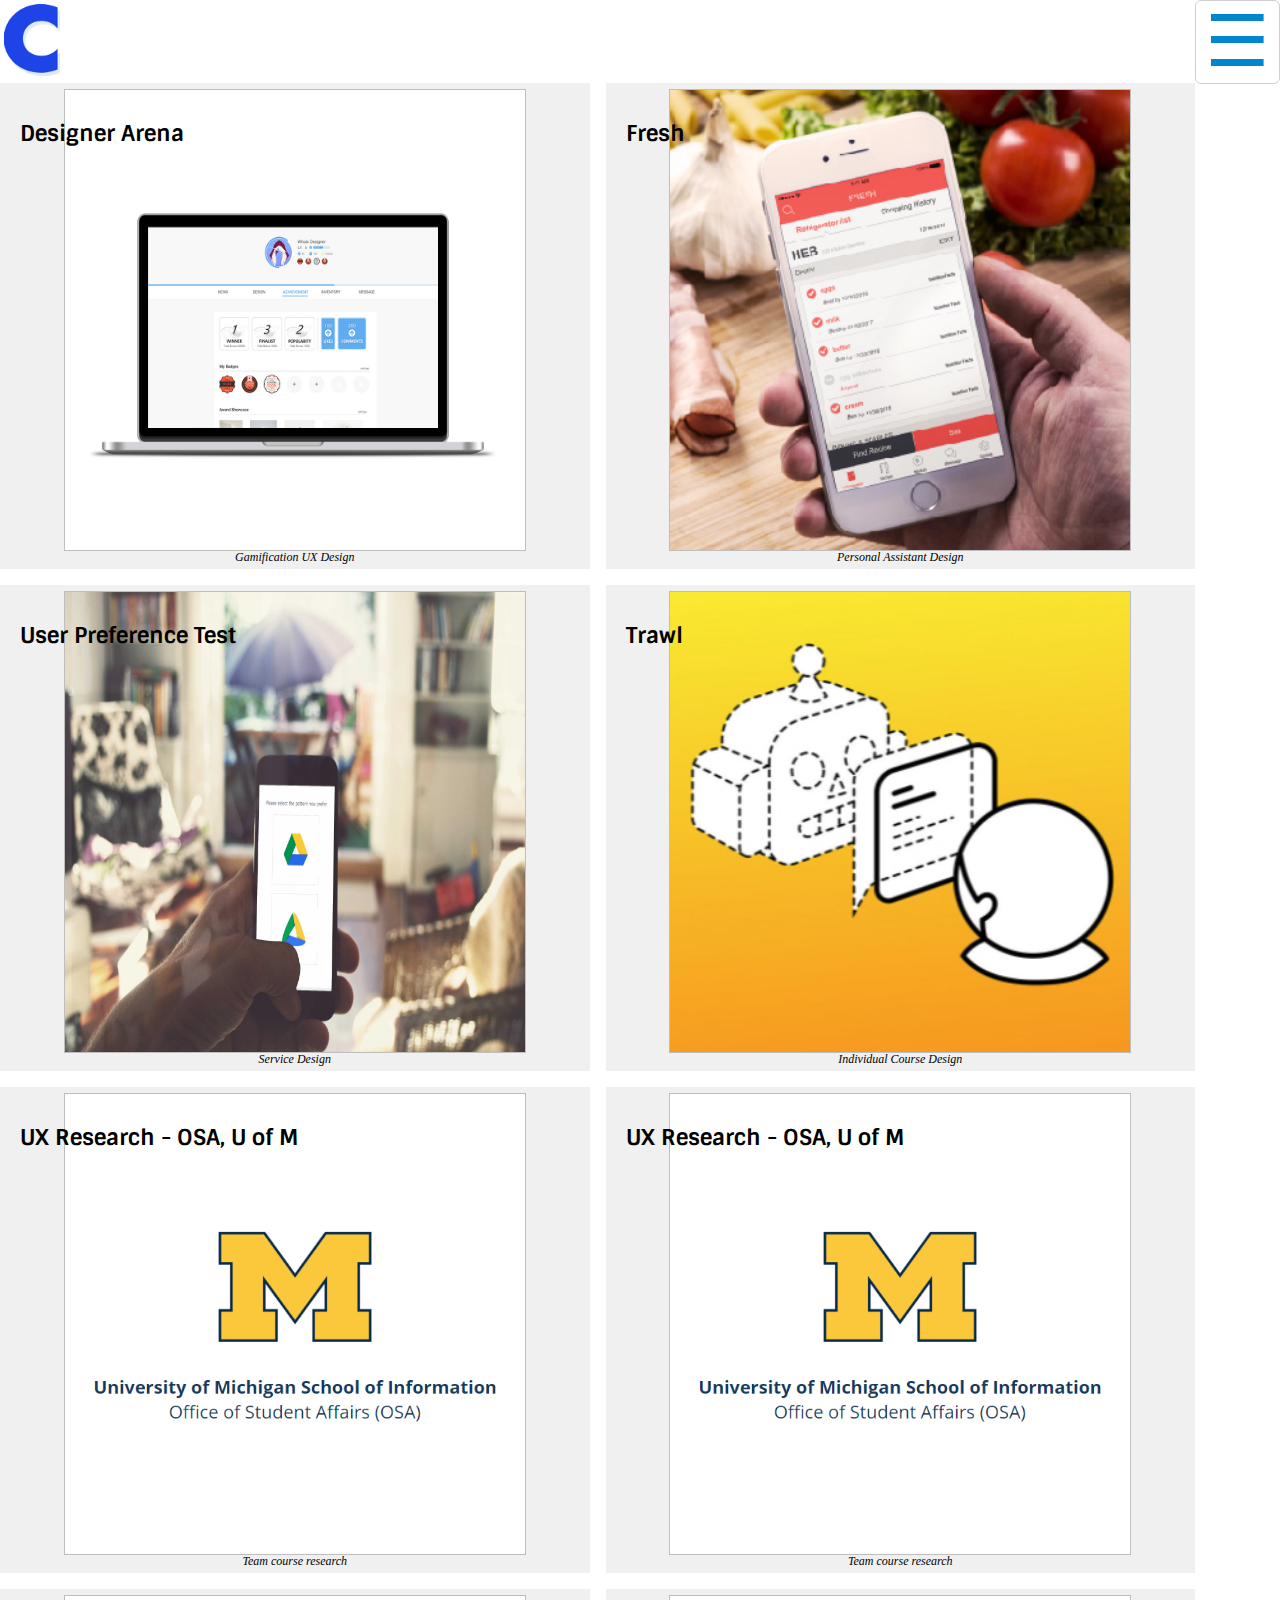
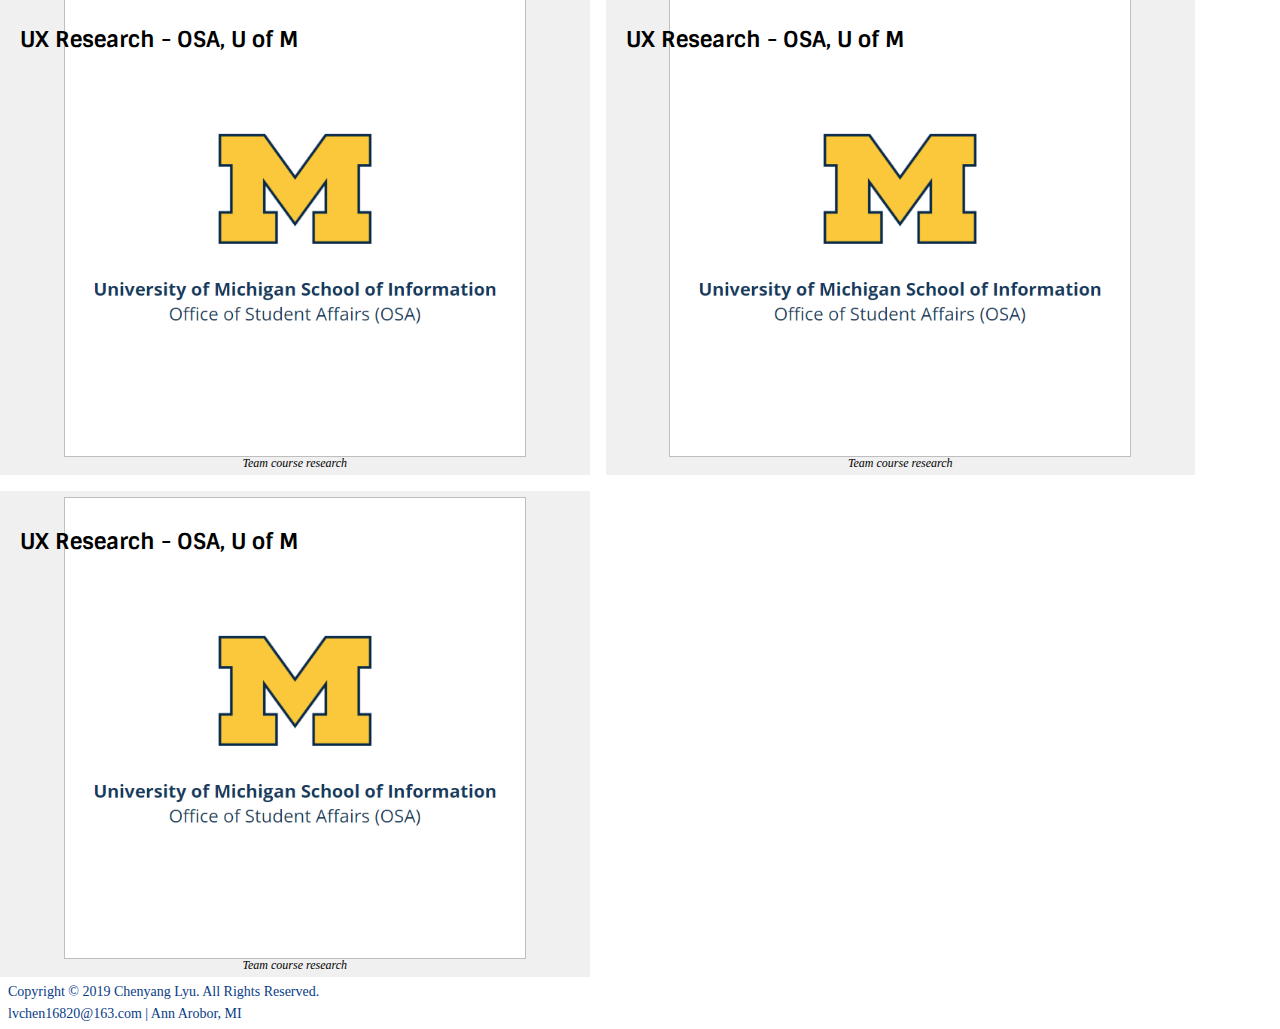
<file: index.html>
<!DOCTYPE html>
<html lang="en" dir="ltr">
  <head>
    <meta charset="utf-8">
    <title>User Experience Design</title>
    <link rel = "stylesheet" href = "css/html5reset.css">
    <link rel = "stylesheet" href = "css/chencss.css">
    <link href='https://fonts.googleapis.com/css?family=Forum' rel='stylesheet'>
    <link rel="stylesheet" href="https://use.fontawesome.com/releases/v5.7.2/css/all.css" integrity="sha384-fnmOCqbTlWIlj8LyTjo7mOUStjsKC4pOpQbqyi7RrhN7udi9RwhKkMHpvLbHG9Sr" crossorigin="anonymous">



  </head>
  <body>
    <header>
      <a class="skip-main" href="#main">Skip to main content</a>
      <img class = "logo" src = "images/chenlogo2.png" alt ="personal logo" >
      <a href = "https://www.facebook.com/profile.php?id=100010209062872" target="_blank"><i class = "fab fa-facebook fa-4x"></i></a>
      <a href = "https://www.linkedin.com/in/chenyang-lyu-503b09128/" target="_blank"><i class = "fab fa-linkedin fa-4x"></i></a>
      <input type = "checkbox" id = "toggle">
      <label for = "toggle">&#9776;</label>
      <nav>
        <ul class = "nav">
          <li><a class = "nav_link current-page" href = "uxdesign.html" target="_blank">UX DESIGN</a></li>
          <li><a class = "nav_link " href = "architecturaldesign.html" target="_blank">ARCHITECTURE</a></li>
          <li><a class = "nav_link " href = "contact.html" target="_blank">CONTACT</a></li>
          <li><a class = "nav_link " href = "about.html" target="_blank">ABOUT</a></li>
        </ul>
      </nav>

    </header>
    <section id= "main" tabindex="-1">
      <main>

      <div class = "wrapper">

        <div class = "item">
          <h2 class = "title"> Designer Arena </h2>
          <img class = "image" src= "images/3.jpg" alt="cover image of the The New Corktown" >
          <!-- <img class = "tag_img" src= "images/TAG.png" alt="tag icon" > -->
          <p class = "des_tag">Gamification UX Design</p>
        </div>

        <div class = "item">
          <h2 class = "title"> Fresh </h2>
          <img class = "image" src= "images/01-01.jpg" alt="cover image of the The New Corktown" >
          <!-- <img class = "tag_img" src= "images/TAG.png" alt="tag icon" > -->
          <p class = "des_tag">Personal Assistant Design </p>
        </div>

        <div class = "item">
          <h2 class = "title"> User Preference Test </h2>
          <img class = "image" src= "images/12.jpg" alt="cover image of the The New Corktown" >
          <!-- <img class = "tag_img" src= "images/TAG.png" alt="tag icon" > -->
          <p class = "des_tag">Service Design </p>
        </div>

        <div class = "item">
          <h2 class = "title"> Trawl </h2>
          <img class = "image" src= "images/1_rwqyaIA7vg61ISznU6Cecw.jpg" alt="cover image of the The New Corktown" >
          <!-- <img class = "tag_img" src= "images/TAG.png" alt="tag icon" > -->
          <p class = "des_tag">Individual Course Design </p>
        </div>

        <div class = "item">
          <h2 class = "title"> UX Research - OSA, U of M </h2>
          <img class = "image" src= "images/OSA.png" alt="cover image of the The New Corktown" >
          <!-- <img class = "tag_img" src= "images/TAG.png" alt="tag icon" > -->
          <p class = "des_tag">Team course research </p>
        </div>

        <div class = "item">
          <h2 class = "title"> UX Research - OSA, U of M </h2>
          <img class = "image" src= "images/OSA.png" alt="cover image of the The New Corktown" >
          <!-- <img class = "tag_img" src= "images/TAG.png" alt="tag icon" > -->
          <p class = "des_tag">Team course research </p>
        </div>

        <div class = "item">
          <h2 class = "title"> UX Research - OSA, U of M </h2>
          <img class = "image" src= "images/OSA.png" alt="cover image of the The New Corktown" >
          <!-- <img class = "tag_img" src= "images/TAG.png" alt="tag icon" > -->
          <p class = "des_tag">Team course research</p>
        </div>

        <div class = "item">
          <h2 class = "title"> UX Research - OSA, U of M </h2>
          <img class = "image" src= "images/OSA.png" alt="cover image of the The New Corktown" >
          <!-- <img class = "tag_img" src= "images/TAG.png" alt="tag icon" > -->
          <p class = "des_tag">Team course research </p>
        </div>

        <div class = "item">
          <h2 class = "title"> UX Research - OSA, U of M </h2>
          <img class = "image" src= "images/OSA.png" alt="cover image of the The New Corktown" >
          <!-- <img class = "tag_img" src= "images/TAG.png" alt="tag icon" > -->
          <p class = "des_tag">Team course research </p>
        </div>

      </div>
      </main>
    </section>

    <footer>
      <nav>
        <ul>
          <li><a class = "fnav_link " href = "uxdesign.html" target="_blank">UX DESIGN</a></li>
          <li><a class = "fnav_link " href = "architecturaldesign.html" target="_blank">ARCHITECTURE</a></li>
          <li><a class = "fnav_link " href = "contact.html" target="_blank">CONTACT</a></li>
          <li><a class = "fnav_link " href = "about.html" target="_blank">ABOUT</a></li>
        </ul>
      </nav>
      <p class = "footerp">Copyright © 2019 Chenyang Lyu. All Rights Reserved.</p>
      <p class = "footerp">lvchen16820@163.com | Ann Arobor, MI</p>
    </footer>
  </body>
</html>
</file>
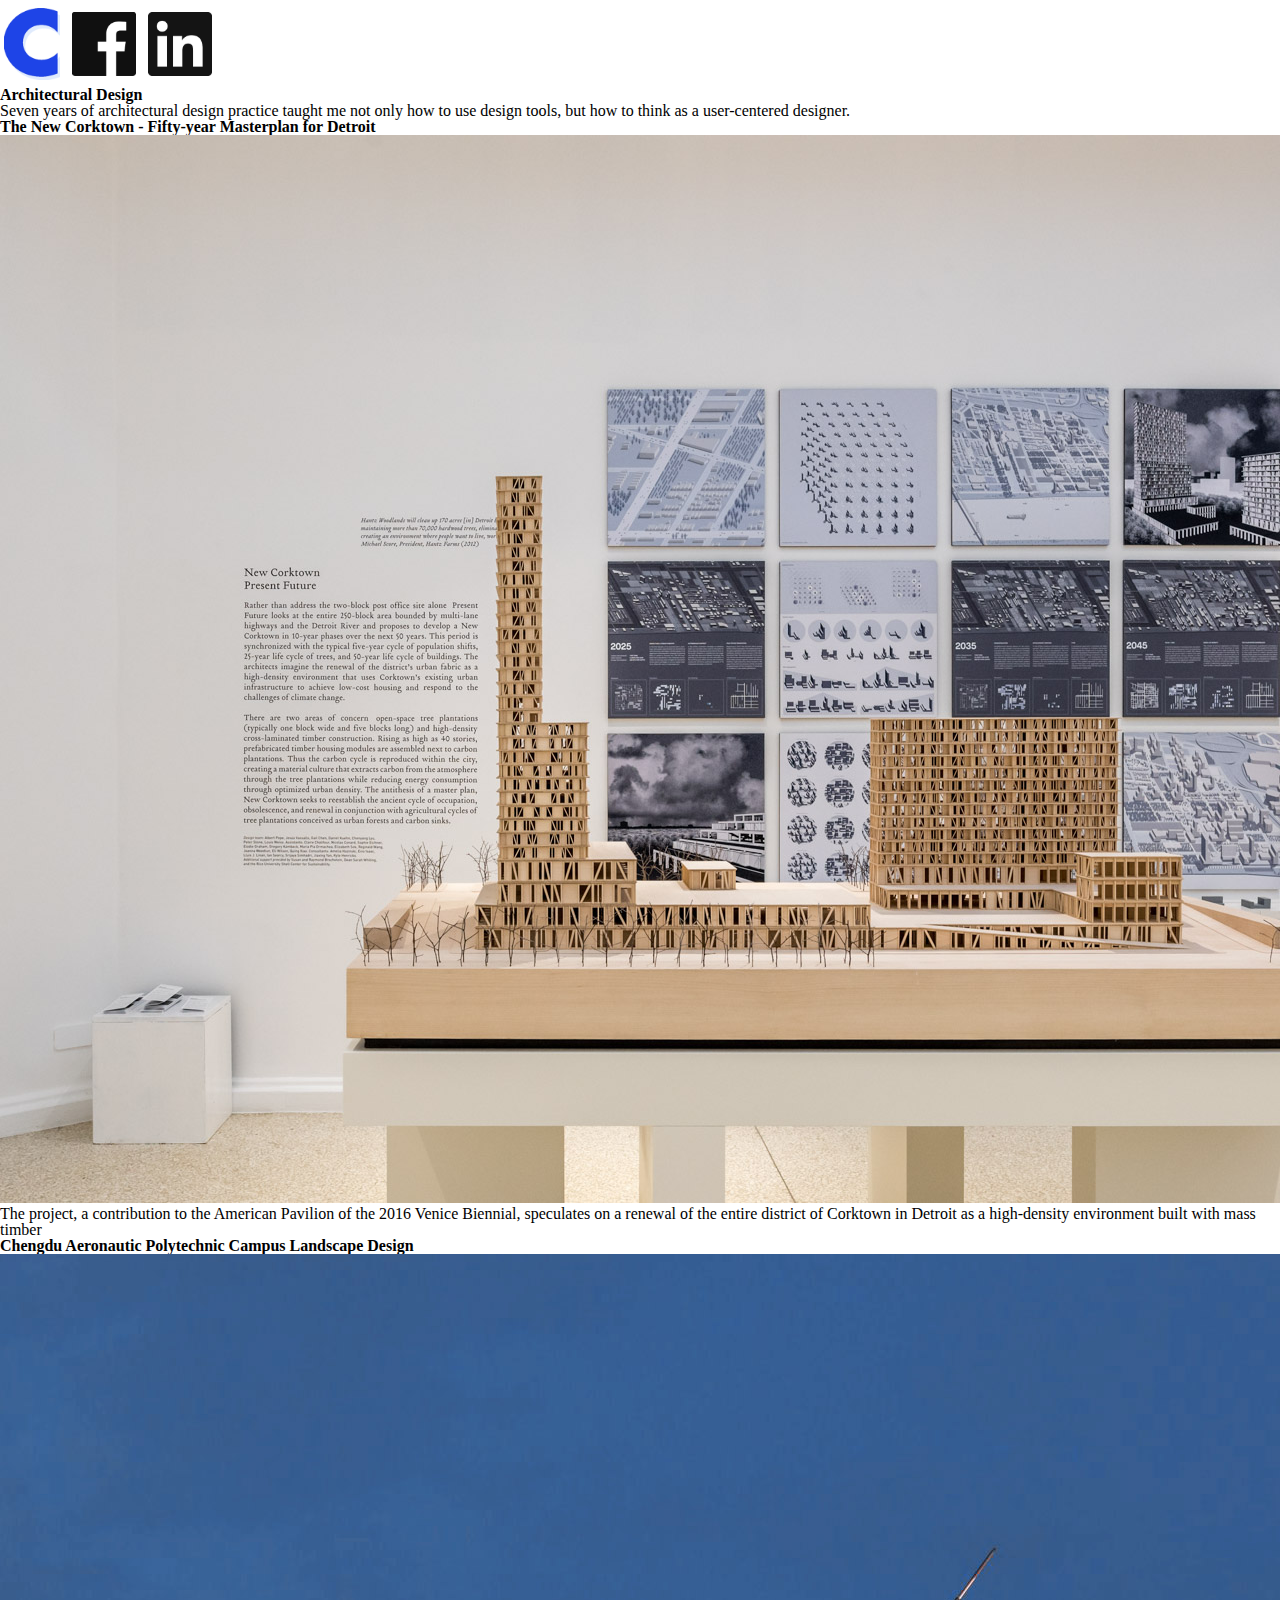
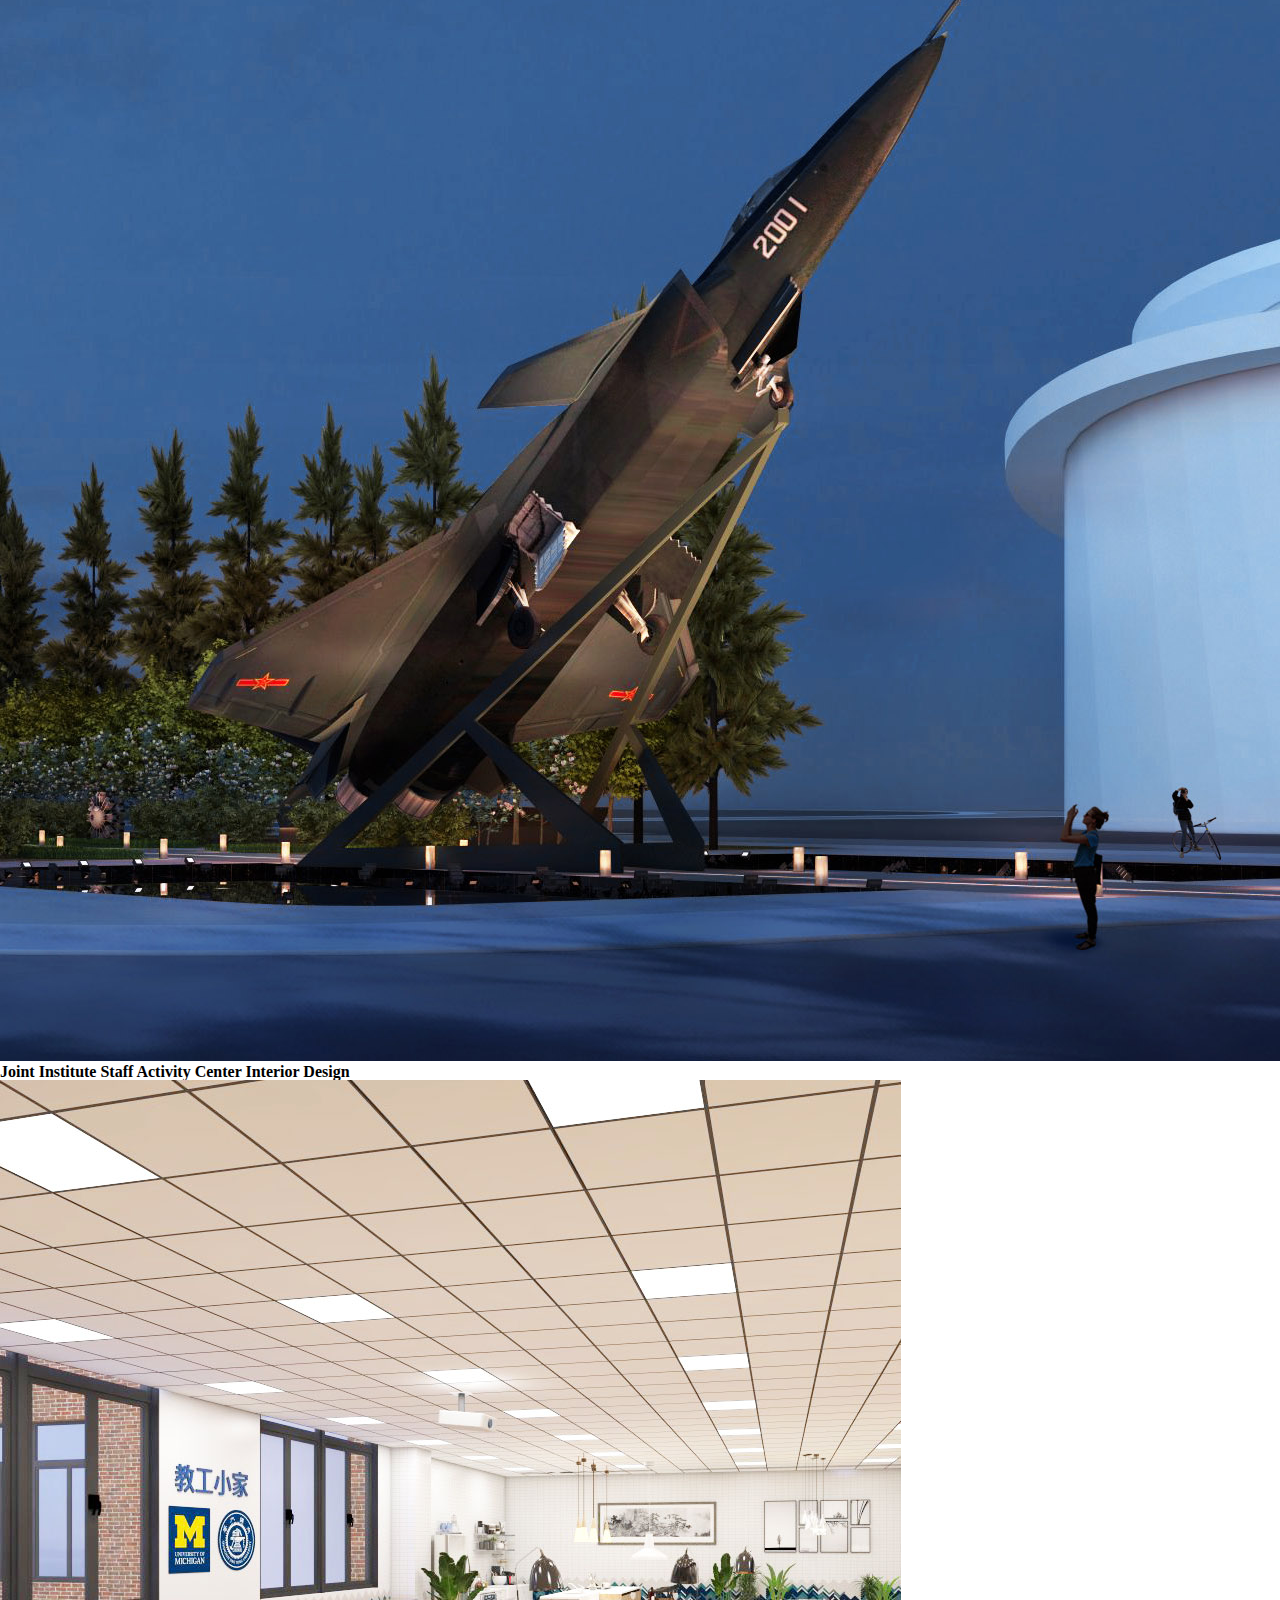
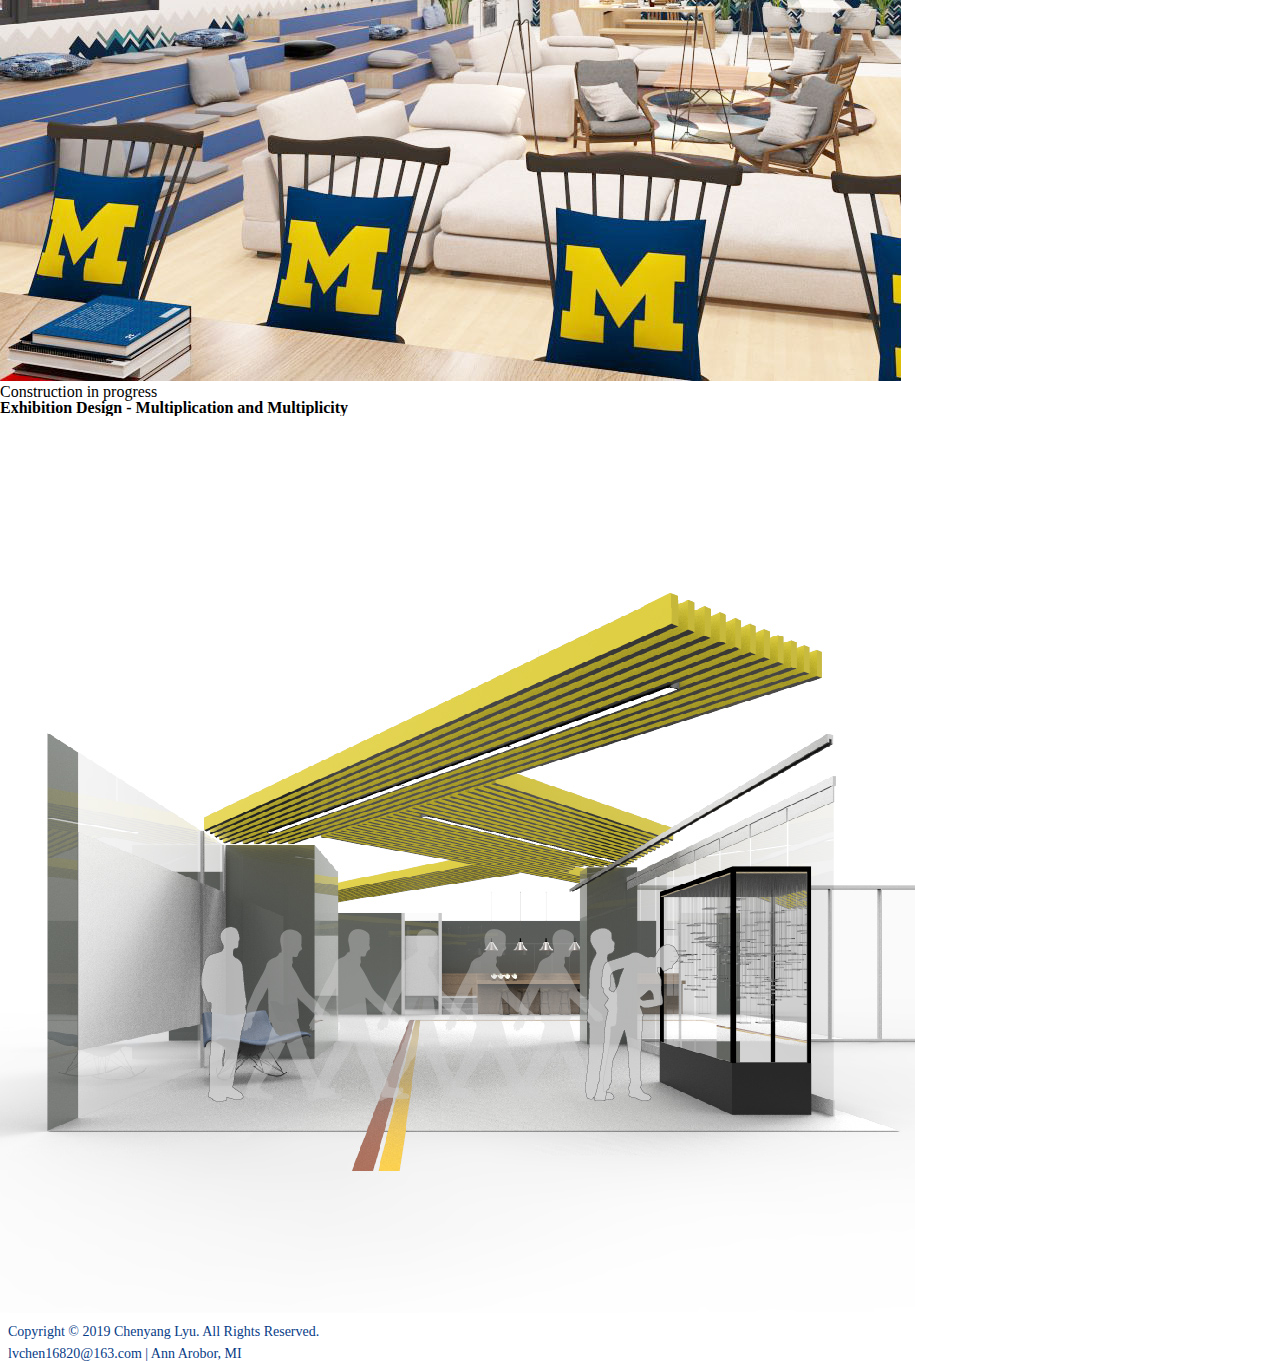
<file: architecturaldesign.html>
<!DOCTYPE html>
<html lang="en" dir="ltr">
  <head>
    <meta charset="utf-8">
    <title>Architectural Design</title>
    <link rel = "stylesheet" href = "css/html5reset.css">
    <link rel = "stylesheet" href = "css/chencss.css">

  </head>
  <body>
    <header>
      <a class="skip-main" href="#main">Skip to main content</a>
      <img class = "logo" src = "images/chenlogo2.png" alt ="personal logo" >
      <a href = "https://www.facebook.com/profile.php?id=100010209062872" target="_blank"><img class = "ex_logo" src = "images/fbb2.png" alt = "facebook link"></a>
      <a href = "https://www.linkedin.com/in/chenyang-lyu-503b09128/" target="_blank"><img class = "ex_logo" src = "images/in2.png" alt = "linkedin link"></a>
      <nav>
        <ul>
          <li><a class = "nav_link " href = "uxdesign.html" target="_blank">UX DESIGN</a></li>
          <li><a class = "nav_link current-page" href = "architecturaldesign.html" target="_blank">ARCHITECTURE</a></li>
          <li><a class = "nav_link " href = "contact.html" target="_blank">CONTACT</a></li>
          <li><a class = "nav_link " href = "about.html" target="_blank">ABOUT</a></li>
        </ul>
      </nav>

    </header>
    <section id="main" tabindex="-1">
      <main>
        <h1> Architectural Design </h1>
        <article>
          <p> Seven years of architectural design practice taught me not only how to use design tools, but how to think as a user-centered designer.</p>
          <h2> The New Corktown - Fifty-year Masterplan for Detroit </h2>
          <img src= "images/Venice_Giardini_030_v1.jpg" alt="cover image of the The New Corktown">
          <p>The project, a contribution to the American Pavilion of the 2016 Venice Biennial, speculates on a renewal of the entire district of Corktown in Detroit as a high-density environment built with mass timber</p>
        </article>

        <article>
          <h2> Chengdu Aeronautic Polytechnic Campus Landscape Design </h2>
          <img src= "images/chengdu.jpg" alt="cover image of the the campus landscape design">
        </article>

        <article>
          <h2>Joint Institute Staff Activity Center Interior Design </h2>
          <img src= "images/cover.jpg" alt="cover image of the The Staff Activity Center Interior Design">
          <p>Construction in progress</p>
        </article>

        <article>
          <h2>Exhibition Design - Multiplication and Multiplicity</h2>
          <img src= "images/“Dynamic” Still Life -08.jpg" alt="cover image of the The New Corktown">
        </article>
      </main>
    </section>

    <footer>
      <nav>
        <ul>
          <li><a class = "fnav_link " href = "uxdesign.html" target="_blank">UX DESIGN</a></li>
          <li><a class = "fnav_link " href = "architecturaldesign.html" target="_blank">ARCHITECTURE</a></li>
          <li><a class = "fnav_link " href = "contact.html" target="_blank">CONTACT</a></li>
          <li><a class = "fnav_link " href = "about.html" target="_blank">ABOUT</a></li>
        </ul>
      </nav>
      <p class = "footerp">Copyright © 2019 Chenyang Lyu. All Rights Reserved.</p>
      <p class = "footerp">lvchen16820@163.com | Ann Arobor, MI</p>
    </footer>
  </body>
</html>
</file>
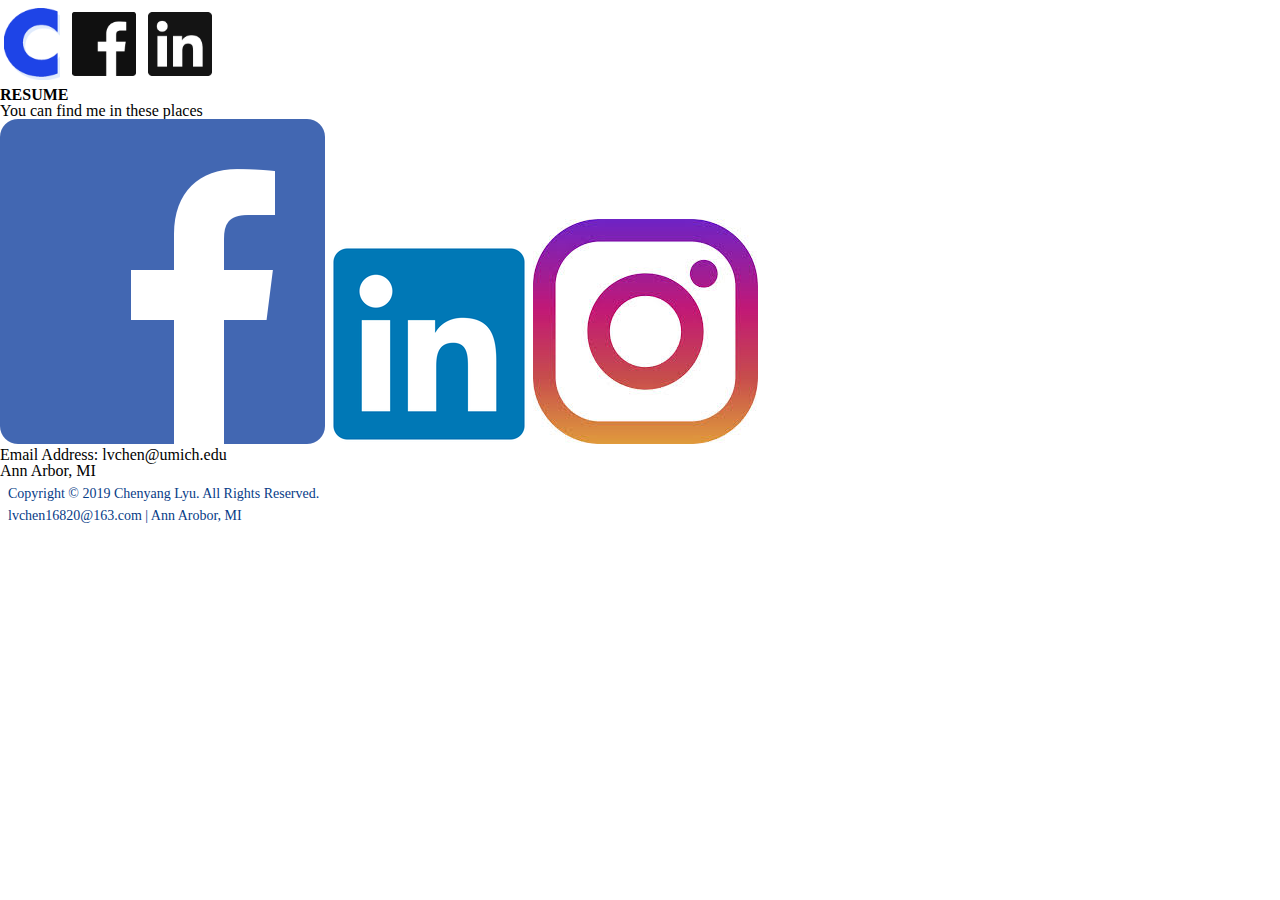
<file: contact.html>
<!DOCTYPE html>
<html lang="en" dir="ltr">
  <head>
    <meta charset="utf-8">
    <title>Contact</title>
    <link rel = "stylesheet" href = "css/html5reset.css">
    <link rel = "stylesheet" href = "css/chencss.css">
  </head>
  <body>
    <header>
      <a class="skip-main" href="#main">Skip to main content</a>
      <img class = "logo" src = "images/chenlogo2.png" alt ="personal logo" >
      <a href = "https://www.facebook.com/profile.php?id=100010209062872" target="_blank"><img class = "ex_logo" src = "images/fbb2.png" alt = "facebook link"></a>
      <a href = "https://www.linkedin.com/in/chenyang-lyu-503b09128/" target="_blank"><img class = "ex_logo" src = "images/in2.png" alt = "linkedin link"></a>
      <nav>
        <ul>
          <li><a class = "nav_link " href = "uxdesign.html" target="_blank">UX DESIGN</a></li>
          <li><a class = "nav_link " href = "architecturaldesign.html" target="_blank">ARCHITECTURE</a></li>
          <li><a class = "nav_link current-page" href = "contact.html" target="_blank">CONTACT</a></li>
          <li><a class = "nav_link " href = "about.html" target="_blank">ABOUT</a></li>
        </ul>
      </nav>

    </header>
    <section id="main" tabindex="-1">
      <main>
        <h1> RESUME</h1>

        <p> You can find me in these places </p>
        <img src="images/fb.png" alt = "logo">
        <img src="images/ld.png" alt = "logo">
        <img src="images/ins.jpeg" alt = "logo">

        <p>Email Address: lvchen@umich.edu</p>
        <p>Ann Arbor, MI</p>
      </main>
    </section>

    <footer>
      <nav>
        <ul>
          <li><a class = "fnav_link " href = "uxdesign.html" target="_blank">UX DESIGN</a></li>
          <li><a class = "fnav_link " href = "architecturaldesign.html" target="_blank">ARCHITECTURE</a></li>
          <li><a class = "fnav_link " href = "contact.html" target="_blank">CONTACT</a></li>
          <li><a class = "fnav_link " href = "about.html" target="_blank">ABOUT</a></li>
        </ul>
      </nav>
      <p class = "footerp">Copyright © 2019 Chenyang Lyu. All Rights Reserved.</p>
      <p class = "footerp">lvchen16820@163.com | Ann Arobor, MI</p>
    </footer>
  </body>
</html>
</file>
<file: css/chencss.css>
@import url(https://fonts.googleapis.com/css?family=Sintony);

body{
  width: auto;
  height: auto;
  background-color: white;
}


.title{
  position: absolute;
  margin: 40px 20px;
  font-size: 32px;
  font-family: 'Sintony','Forum',sans-serif;
  font-size: 22px;
}

#toggle{
  display: none;
}

label,
ul{
  border: 1px solid #cecfd5;
  border-radius: 6px;
  float:right;
}

label{
  color: #0087cc;
  cursor: pointer;
  display: inline-block;
  font-size: 72px;
  padding: 5px 9px;
  transition: all .15s ease;
}

label:hover {
  color: #ff7b29;
}

input:checked + label {
  box-shadow: inset 0 1px 2px rgba(0, 0, 0, 0.15);
  color: #9799a7;
}

nav {
  max-height: 0;
  overflow: hidden;
  transition: all .15s ease;
}

input:checked ~ nav {
  max-height: 600px;
}

ul {
  list-style: none;
  margin: 8px 0 0 0;
  width: 100px;
}
li {
  border-bottom: 1px solid #cecfd5;
}
li:last-child {
  border-bottom: 0;
}
nav + a {
  color: #0087cc;
  display: block;
  padding: 6px 12px;
  text-decoration: none;
}
nav + a:hover {
  color: #ff7b29;
}

.logo{
  margin: 4px;
  width: auto;
  height: 72px;
}

.image{
  display:block;
  border: 1px solid rgb(190,190,190);
  margin-left: auto;
  margin-right:auto;
  margin-top: 6px;
  width: 460px;
  height: 460px;

}

.tag_img{
  float: left;
  width: 18px;
  height:auto;
  margin-bottom: 20px;
}

.des_tag{
  text-align: center;
  color: black;
  font-size: 12px;
  position: relative;
  font-style: italic;
  margin-bottom: 6px
}

.ex_logo{

  margin: 12px 4px 8px 4px;
  width: 64px;
  height: 64px;
}

.nav{
  /* display: grid;
  grid-template-columns: 1fr 1fr 1fr 1fr;
  grid-gap: 2rem; */
  width:auto;
  height:auto;
  margin: 10px 0px 30px 10px;
}

.nav_link {
  /* display: inline-flex;
  flex-grow: 5rem; */
  padding: 12px;
  margin: 24px;
  text-decoration: none;
  font-size: 36px;
  font-weight: bold;
  color:rgb(110,110,110);
}

.nav_link:hover{
  color: black;
  text-decoration: underline;
}

.fnav_link {
  text-decoration: none;
  margin: 16px 16px 0 6px;
  align-self: center;
  font-size: 8px;
  font-weight: bold;
  color:rgb(110,110,110);
}

.fnav_link:hover{
  color: black;
  text-decoration: underline;
}

.footerp{
  font-size: 14px;
  color: rgb(7,60,135);
  margin: 8px;
}

.current-page{
  color: black;
  text-decoration: underline;
}

.wrapper{
  display: grid;
  grid-template-columns: auto auto ;
  grid-gap: 1rem;
}

.item{
  width:auto;
  height:auto;
  background-color: rgb(240,240,240);
}

a.skip-main {
    left:-999px;
    position:absolute;
    top:auto;
    width:1px;
    height:1px;
    overflow:hidden;
    z-index:-999;
}
a.skip-main:focus, a.skip-main:active {
    color: #fff;
    background-color:#000;
    left: auto;
    top: auto;
    width: 30%;
    height: auto;
    overflow:auto;
    margin: 10px 35%;
    padding:5px;
    border-radius: 15px;
    border:4px solid yellow;
    text-align:center;
    font-size:1.2em;
    z-index:999;
}
</file>
